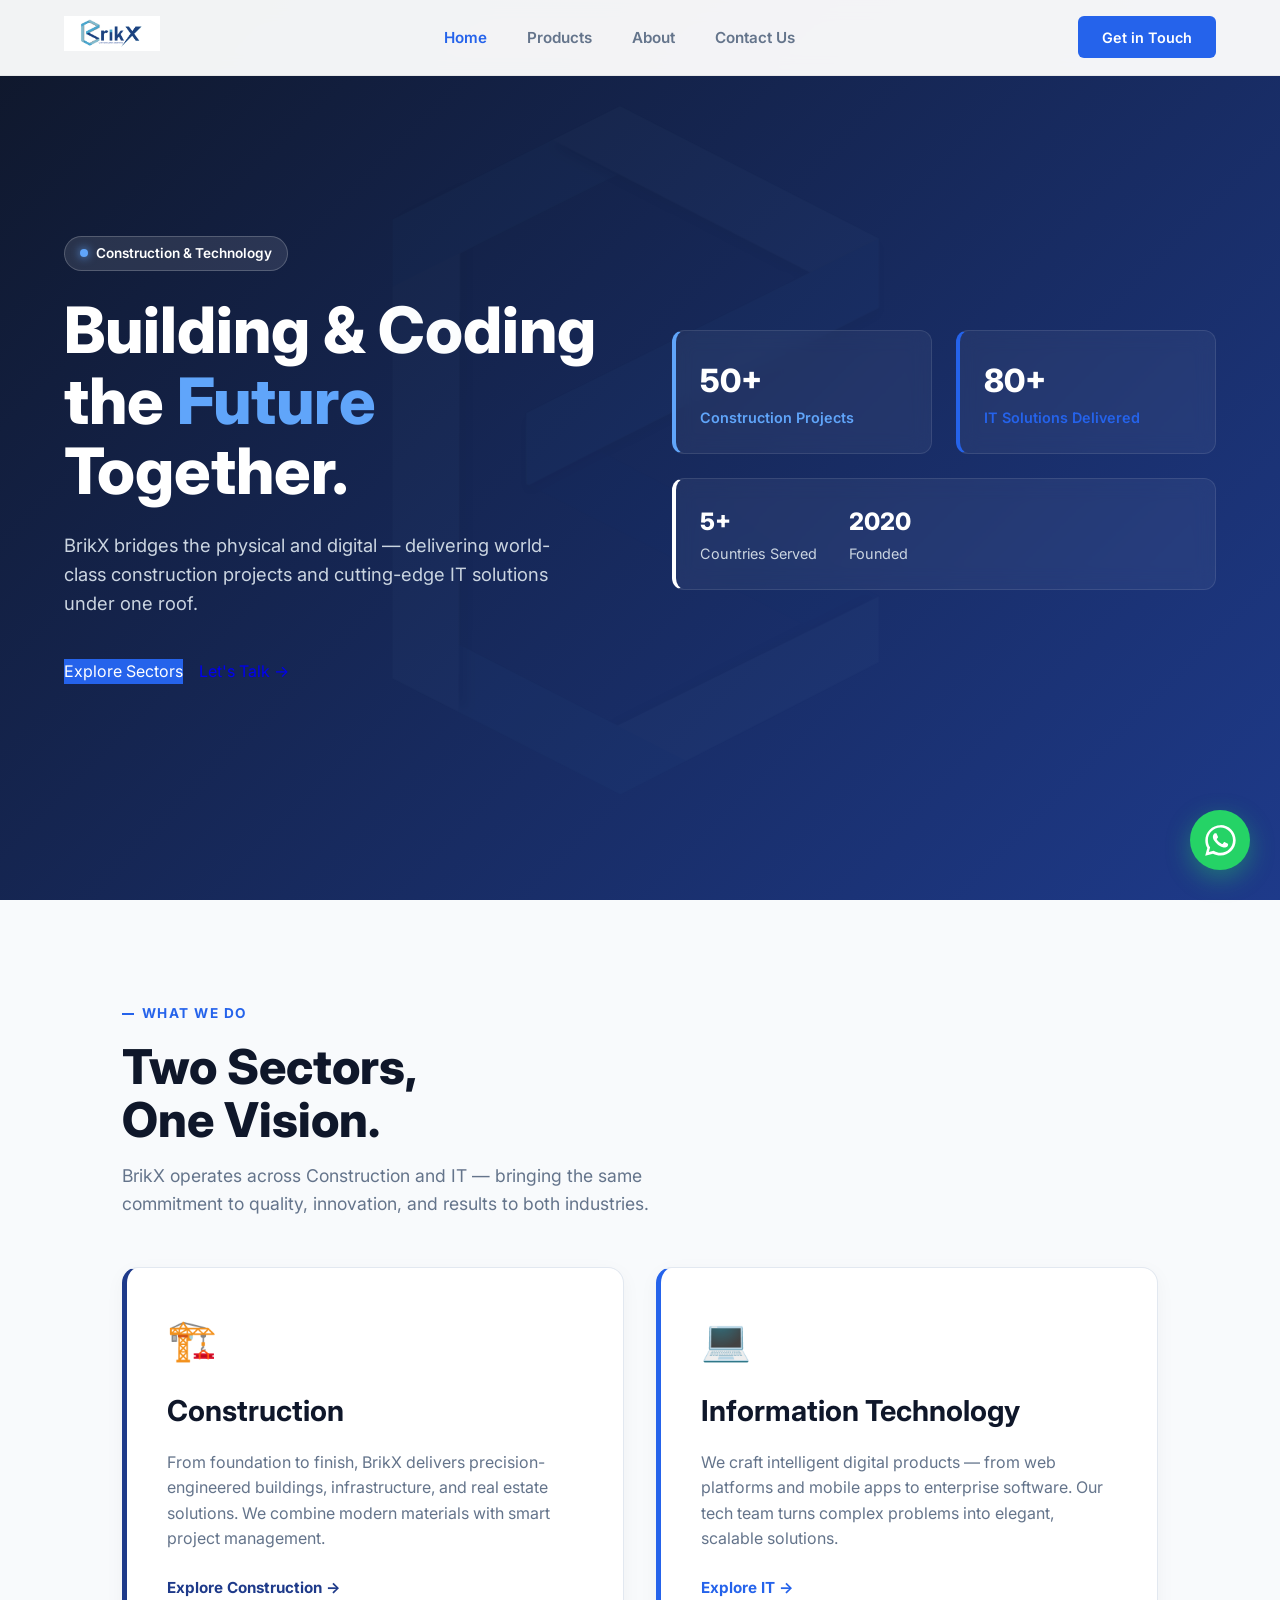
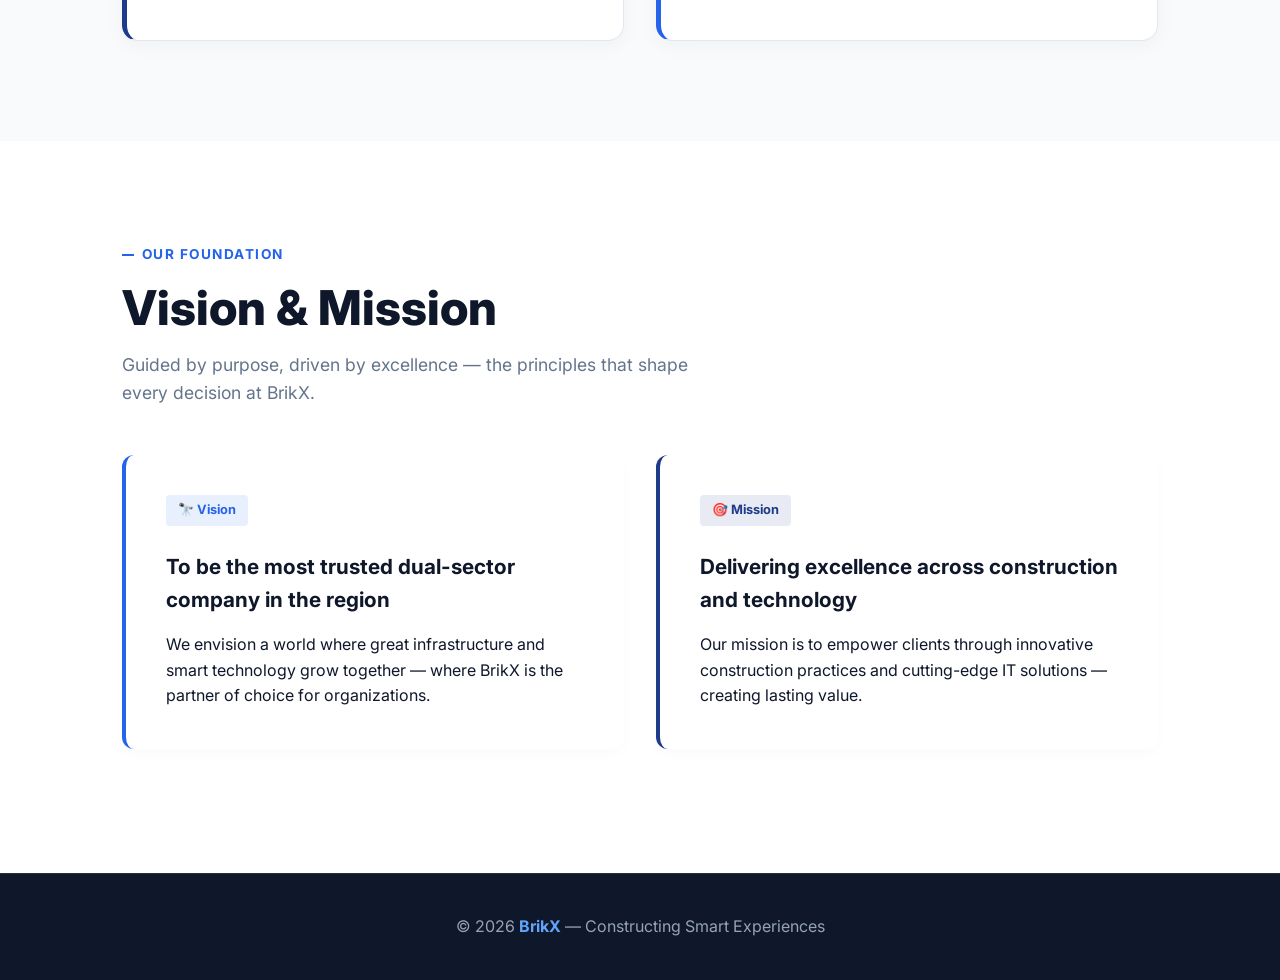
<file: index.html>
<!DOCTYPE html>
<html lang="en">
<head>
  <meta charset="UTF-8"/>
  <meta name="viewport" content="width=device-width, initial-scale=1.0"/>
  <title>BrikX — Constructing Smart Experiences</title>
  <link rel="stylesheet" href="css/style.css">
</head>
<body>

<nav class="navbar">
  <div class="navbar-inner">
    <div class="logo-container">
      <img src="img/brikxxx.png" alt="BrikX Logo" class="logo" onerror="this.style.display='none';this.nextElementSibling.style.display='block'">
      <div class="logo-text" style="display:none">Brik<span>X</span></div>
    </div>
    <ul class="nav-links">
      <li><a href="index.html" class="active">Home</a></li>
      <li><a href="projects.html">Products</a></li>
      <li><a href="about.html">About</a></li>
      <li><a href="contact.html">Contact Us</a></li>
    </ul>
    <a href="contact.html" class="nav-cta">Get in Touch</a>
    <button class="hamburger" aria-label="Open menu">
      <span></span><span></span><span></span>
    </button>
  </div>
</nav>

<div class="mobile-menu">
  <a href="index.html" class="active">Home</a>
  <a href="projects.html">Products</a>
  <a href="about.html">About</a>
  <a href="contact.html">Contact Us</a>
</div>

<section class="page-hero hero" style="min-height: 100vh; display: flex; align-items: center; padding-top: 100px;">
  <div class="grid-overlay"></div>
  <div class="watermark"><img src="img/Brix.png" alt=""></div>
  <div class="hero-inner" style="max-width: 1200px; margin: 0 auto; width: 100%; text-align: left; display: grid; grid-template-columns: 1fr 1fr; gap: 4rem; align-items: center;">
    
    <div>
      <div class="hero-tag" style="display: inline-flex; align-items: center; gap: 8px; background: rgba(255,255,255,0.1); padding: 6px 15px; border-radius: 50px; font-size: 0.85rem; font-weight: 600; margin-bottom: 1.5rem; border: 1px solid rgba(255,255,255,0.2);">
        <span style="width: 8px; height: 8px; background: var(--accent-blue); border-radius: 50%; box-shadow: 0 0 10px var(--accent-blue);"></span>
        Construction &amp; Technology
      </div>
      <h1 style="font-size: clamp(3rem, 5vw, 4.5rem); font-weight: 800; line-height: 1.1; margin-bottom: 1.5rem; text-align: left;">Building &amp; Coding<br>the <em style="color: var(--accent-blue); font-style: normal;">Future</em><br>Together.</h1>
      <p style="font-size: 1.15rem; color: #cbd5e1; margin-bottom: 2.5rem; max-width: 500px;">BrikX bridges the physical and digital — delivering world-class construction projects and cutting-edge IT solutions under one roof.</p>
      
      <div style="display: flex; gap: 1rem; flex-wrap: wrap;">
        <a href="#sectors" class="btn primary" style="background: var(--primary-blue); color: white; border: none;">Explore Sectors</a>
        <a href="contact.html" class="btn outline">Let's Talk &rarr;</a>
      </div>
    </div>

    <div style="display: flex; flex-direction: column; gap: 1.5rem;">
      <div style="display: flex; gap: 1.5rem;">
        <div style="background: rgba(255,255,255,0.05); backdrop-filter: blur(10px); padding: 1.5rem; border-radius: 12px; border: 1px solid rgba(255,255,255,0.1); border-left: 4px solid var(--accent-blue); flex: 1;">
          <div style="font-size: 2rem; font-weight: 800; color: white;">50+</div>
          <div style="font-size: 0.9rem; color: var(--accent-blue); font-weight: 600;">Construction Projects</div>
        </div>
        <div style="background: rgba(255,255,255,0.05); backdrop-filter: blur(10px); padding: 1.5rem; border-radius: 12px; border: 1px solid rgba(255,255,255,0.1); border-left: 4px solid var(--primary-blue); flex: 1;">
          <div style="font-size: 2rem; font-weight: 800; color: white;">80+</div>
          <div style="font-size: 0.9rem; color: var(--primary-blue); font-weight: 600;">IT Solutions Delivered</div>
        </div>
      </div>
      
      <div style="background: rgba(255,255,255,0.05); backdrop-filter: blur(10px); padding: 1.5rem; border-radius: 12px; border: 1px solid rgba(255,255,255,0.1); border-left: 4px solid white; display: flex; gap: 2rem;">
        <div>
          <div style="font-size: 1.5rem; font-weight: 800; color: white;">5+</div>
          <div style="font-size: 0.9rem; color: #cbd5e1;">Countries Served</div>
        </div>
        <div>
          <div style="font-size: 1.5rem; font-weight: 800; color: white;">2020</div>
          <div style="font-size: 0.9rem; color: #cbd5e1;">Founded</div>
        </div>
      </div>
    </div>
    
  </div>
</section>

<section id="sectors" class="section content" style="padding: 100px 5%; background: var(--light-bg);">
  <div class="page-wrap">
    <div class="section-label">What We Do</div>
    <h2 class="section-title" style="text-align: left; margin-bottom: 1rem;">Two Sectors,<br>One Vision.</h2>
    <p class="section-sub">BrikX operates across Construction and IT — bringing the same commitment to quality, innovation, and results to both industries.</p>
    
    <div class="projects-grid" style="display: grid; grid-template-columns: repeat(auto-fit, minmax(320px, 1fr)); gap: 2rem; margin-top: 3rem;">
      
      <a href="projects.html" class="project-card" style="border-left: 5px solid var(--dark-blue); text-decoration: none; display: flex; flex-direction: column;">
        <div style="font-size: 2.5rem; margin-bottom: 1rem;">🏗️</div>
        <h3 style="font-size: 1.8rem; color: var(--text-main); margin-bottom: 1rem;">Construction</h3>
        <p style="color: var(--text-muted); flex-grow: 1; margin-bottom: 1.5rem;">From foundation to finish, BrikX delivers precision-engineered buildings, infrastructure, and real estate solutions. We combine modern materials with smart project management.</p>
        <span style="color: var(--dark-blue); font-weight: 700; font-size: 0.95rem;">Explore Construction &rarr;</span>
      </a>

      <a href="projects.html" class="project-card" style="border-left: 5px solid var(--primary-blue); text-decoration: none; display: flex; flex-direction: column;">
        <div style="font-size: 2.5rem; margin-bottom: 1rem;">💻</div>
        <h3 style="font-size: 1.8rem; color: var(--text-main); margin-bottom: 1rem;">Information Technology</h3>
        <p style="color: var(--text-muted); flex-grow: 1; margin-bottom: 1.5rem;">We craft intelligent digital products — from web platforms and mobile apps to enterprise software. Our tech team turns complex problems into elegant, scalable solutions.</p>
        <span style="color: var(--primary-blue); font-weight: 700; font-size: 0.95rem;">Explore IT &rarr;</span>
      </a>

    </div>
  </div>
</section>

<section class="section content" style="padding: 100px 5%; background: var(--white);">
  <div class="page-wrap">
    <div class="section-label">Our Foundation</div>
    <h2 class="section-title" style="text-align: left;">Vision &amp; Mission</h2>
    <p class="section-sub">Guided by purpose, driven by excellence — the principles that shape every decision at BrikX.</p>
    
    <div style="display: grid; grid-template-columns: repeat(auto-fit, minmax(320px, 1fr)); gap: 2rem; margin-top: 3rem;">
      <div class="vm-card vision">
        <div class="vm-badge vision">🔭 Vision</div>
        <h3 style="font-size: 1.3rem; margin-bottom: 1rem;">To be the most trusted dual-sector company in the region</h3>
        <p>We envision a world where great infrastructure and smart technology grow together — where BrikX is the partner of choice for organizations.</p>
      </div>
      <div class="vm-card mission">
        <div class="vm-badge mission">🎯 Mission</div>
        <h3 style="font-size: 1.3rem; margin-bottom: 1rem;">Delivering excellence across construction and technology</h3>
        <p>Our mission is to empower clients through innovative construction practices and cutting-edge IT solutions — creating lasting value.</p>
      </div>
    </div>
  </div>
</section>

<a href="https://wa.me/94741926797" class="whatsapp-float" target="_blank" aria-label="Chat on WhatsApp">
  <svg viewBox="0 0 32 32" width="35" height="35" fill="currentColor" xmlns="http://www.w3.org/2000/svg">
    <path d="M16.005 2.115c-7.66 0-13.89 6.23-13.89 13.89 0 2.45.64 4.84 1.84 6.94L2 29.885l7.1-1.86c2.04 1.1 4.34 1.68 6.9 1.68 7.66 0 13.89-6.23 13.89-13.89s-6.23-13.89-13.885-13.89zm0 25.12c-2.07 0-4.1-.55-5.88-1.6l-.42-.25-4.36 1.15 1.16-4.25-.28-.44c-1.15-1.83-1.76-3.95-1.76-6.14 0-6.33 5.15-11.48 11.48-11.48 6.33 0 11.48 5.15 11.48 11.48 0 6.33-5.15 11.48-11.48 11.48zm6.29-8.58c-.34-.17-2.04-1.01-2.35-1.12-.31-.11-.54-.17-.77.17-.23.34-.89 1.12-1.09 1.35-.2.23-.4.25-.74.08-.34-.17-1.45-.54-2.77-1.71-1.03-.92-1.72-2.05-1.92-2.39-.2-.34-.02-.53.15-.7.15-.15.34-.4.51-.6.17-.2.23-.34.34-.57.11-.23.06-.43-.03-.6-.08-.17-.77-1.86-1.06-2.54-.28-.66-.56-.57-.77-.58-.2-.01-.43-.01-.66-.01-.23 0-.6.08-.92.43-.31.34-1.2 1.17-1.2 2.86 0 1.69 1.23 3.32 1.4 3.55.17.23 2.42 3.69 5.86 5.18.82.35 1.46.57 1.96.73.82.26 1.57.22 2.16.14.66-.09 2.04-.83 2.33-1.63.29-.8.29-1.49.2-1.63-.08-.15-.31-.24-.65-.41z"/>
  </svg>
</a>

<footer>
  <p>&copy; 2026 <span>BrikX</span> &mdash; Constructing Smart Experiences</p>
</footer>

<script src="js/app.js"></script>
</body>
</html>
</file>
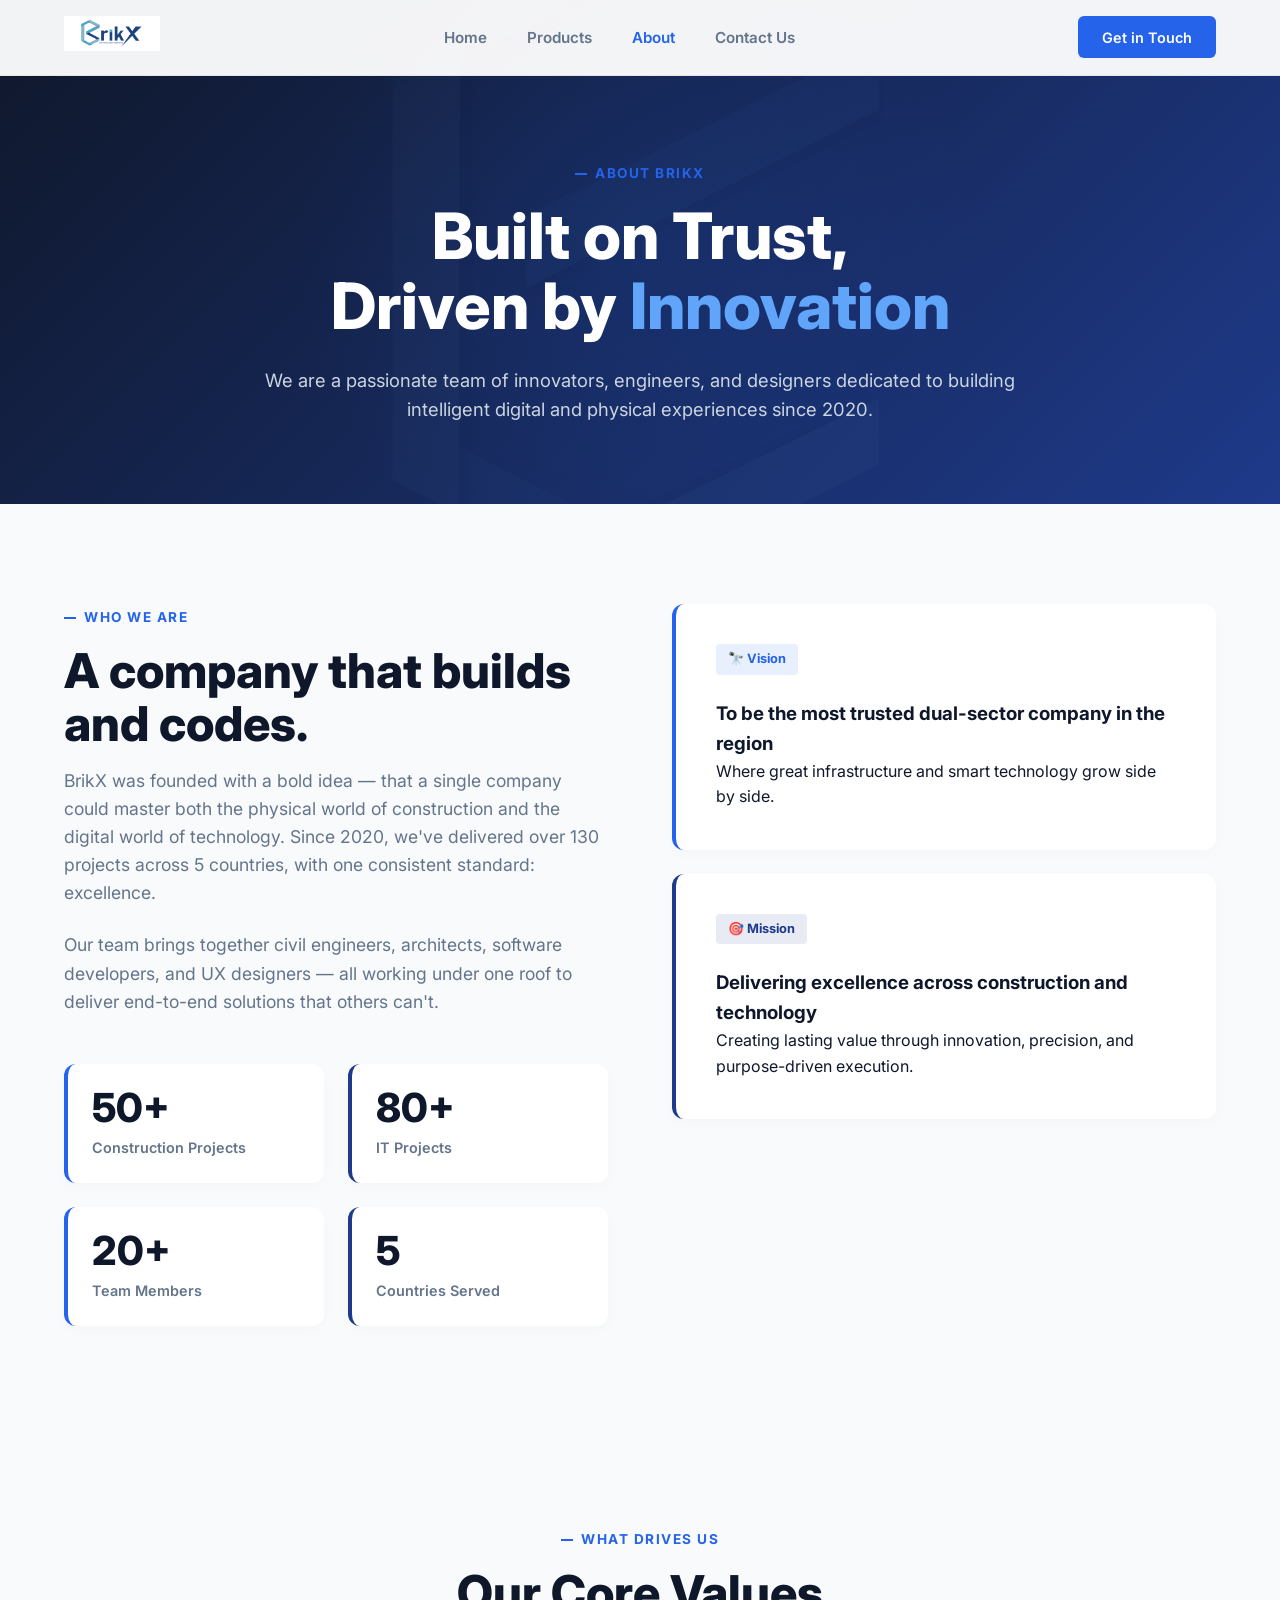
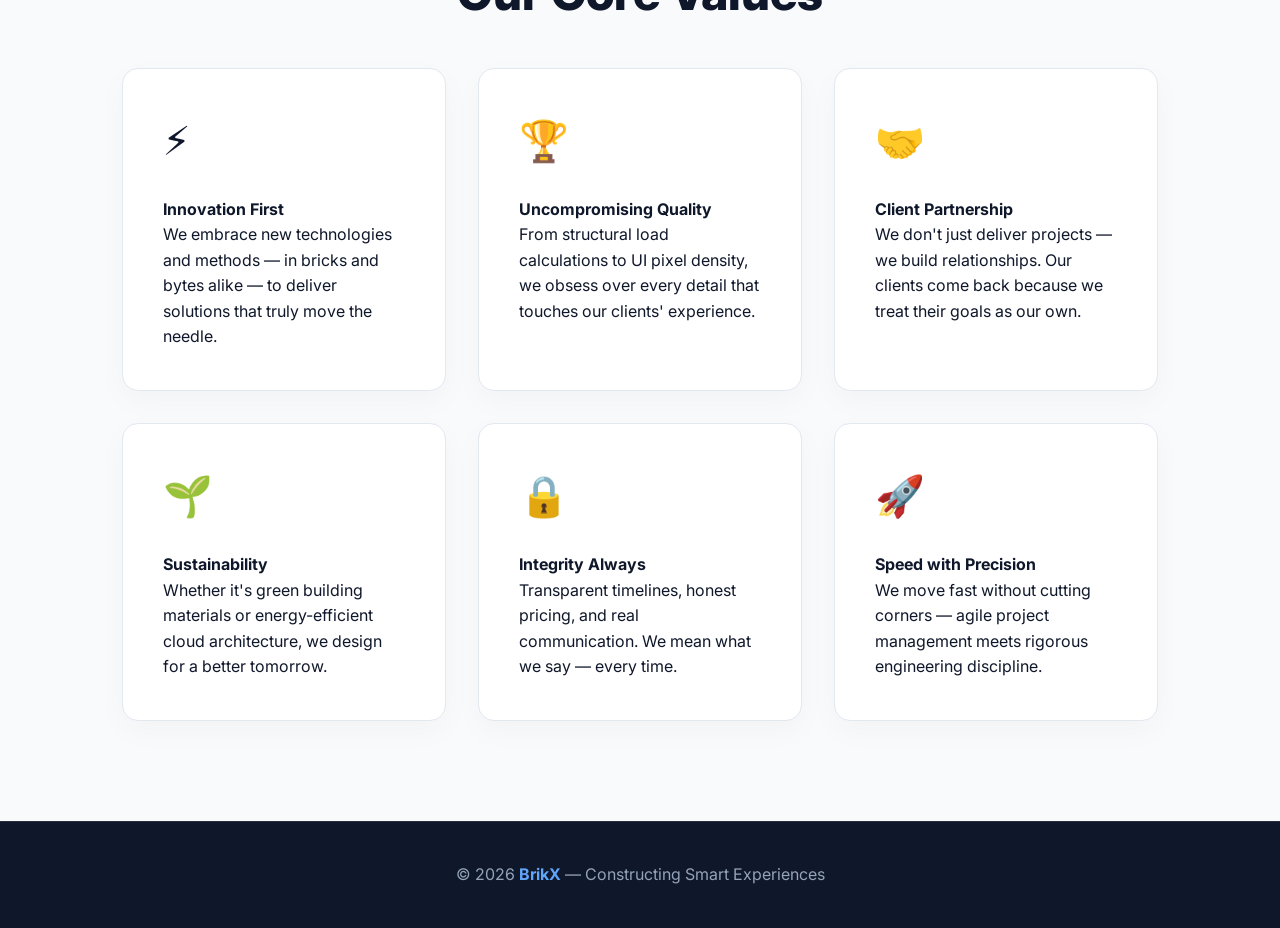
<file: about.html>
<!DOCTYPE html>
<html lang="en">
<head>
  <meta charset="UTF-8"/>
  <meta name="viewport" content="width=device-width, initial-scale=1.0"/>
  <title>BrikX — About Us</title>
  <link rel="stylesheet" href="css/style.css">
</head>
<body>

<nav class="navbar">
  <div class="navbar-inner">
    <div class="logo-container">
      <img src="img/brikxxx.png" alt="BrikX Logo" class="logo" onerror="this.style.display='none';this.nextElementSibling.style.display='block'">
      <div class="logo-text" style="display:none">Brik<span>X</span></div>
    </div>
    <ul class="nav-links">
      <li><a href="index.html">Home</a></li>
      <li><a href="projects.html">Products</a></li>
      <li><a href="about.html" class="active">About</a></li>
      <li><a href="contact.html">Contact Us</a></li>
    </ul>
    <a href="contact.html" class="nav-cta">Get in Touch</a>
    <button class="hamburger" aria-label="Open menu">
      <span></span><span></span><span></span>
    </button>
  </div>
</nav>

<div class="mobile-menu">
  <a href="index.html">Home</a>
  <a href="projects.html">Products</a>
  <a href="about.html" class="active">About</a>
  <a href="contact.html">Contact Us</a>
</div>

<section class="page-hero">
  <div class="page-hero-bg"></div>
  <div class="watermark"><img src="img/Brix.png" alt=""></div>
  <div class="page-hero-inner">
    <div class="section-label">About BrikX</div>
    <h1>Built on Trust,<br>Driven by <em>Innovation</em></h1>
    <p>We are a passionate team of innovators, engineers, and designers dedicated to building intelligent digital and physical experiences since 2020.</p>
  </div>
</section>

<section class="about-section">
  <div class="about-grid">
    <div>
      <div class="section-label">Who We Are</div>
      <h2 class="section-title">A company that builds<br>and codes.</h2>
      <p class="section-sub" style="margin-bottom: 1.5rem;">BrikX was founded with a bold idea — that a single company could master both the physical world of construction and the digital world of technology. Since 2020, we've delivered over 130 projects across 5 countries, with one consistent standard: excellence.</p>
      <p class="section-sub">Our team brings together civil engineers, architects, software developers, and UX designers — all working under one roof to deliver end-to-end solutions that others can't.</p>
      
      <div class="about-stats">
        <div class="about-stat">
          <div class="about-stat-num">50+</div>
          <div class="about-stat-label">Construction Projects</div>
        </div>
        <div class="about-stat">
          <div class="about-stat-num">80+</div>
          <div class="about-stat-label">IT Projects</div>
        </div>
        <div class="about-stat">
          <div class="about-stat-num">20+</div>
          <div class="about-stat-label">Team Members</div>
        </div>
        <div class="about-stat">
          <div class="about-stat-num">5</div>
          <div class="about-stat-label">Countries Served</div>
        </div>
      </div>
    </div>
    
    <div>
      <div class="vm-card vision">
        <div class="vm-badge vision">🔭 Vision</div>
        <h3>To be the most trusted dual-sector company in the region</h3>
        <p>Where great infrastructure and smart technology grow side by side.</p>
      </div>
      <div class="vm-card mission">
        <div class="vm-badge mission">🎯 Mission</div>
        <h3>Delivering excellence across construction and technology</h3>
        <p>Creating lasting value through innovation, precision, and purpose-driven execution.</p>
      </div>
    </div>
  </div>
</section>

<section class="values-section">
  <div class="page-wrap">
    <div style="text-align: center;">
      <div class="section-label">What Drives Us</div>
      <h2 class="section-title">Our Core Values</h2>
    </div>
    <div class="values-grid">
      <div class="value-card">
        <div class="value-icon">⚡</div>
        <h4>Innovation First</h4>
        <p>We embrace new technologies and methods — in bricks and bytes alike — to deliver solutions that truly move the needle.</p>
      </div>
      <div class="value-card">
        <div class="value-icon">🏆</div>
        <h4>Uncompromising Quality</h4>
        <p>From structural load calculations to UI pixel density, we obsess over every detail that touches our clients' experience.</p>
      </div>
      <div class="value-card">
        <div class="value-icon">🤝</div>
        <h4>Client Partnership</h4>
        <p>We don't just deliver projects — we build relationships. Our clients come back because we treat their goals as our own.</p>
      </div>
      <div class="value-card">
        <div class="value-icon">🌱</div>
        <h4>Sustainability</h4>
        <p>Whether it's green building materials or energy-efficient cloud architecture, we design for a better tomorrow.</p>
      </div>
      <div class="value-card">
        <div class="value-icon">🔒</div>
        <h4>Integrity Always</h4>
        <p>Transparent timelines, honest pricing, and real communication. We mean what we say — every time.</p>
      </div>
      <div class="value-card">
        <div class="value-icon">🚀</div>
        <h4>Speed with Precision</h4>
        <p>We move fast without cutting corners — agile project management meets rigorous engineering discipline.</p>
      </div>
    </div>
  </div>
</section>

<footer>
  <p>&copy; 2026 <span>BrikX</span> &mdash; Constructing Smart Experiences</p>
</footer>

<script src="js/app.js"></script>
</body>
</html>
</file>
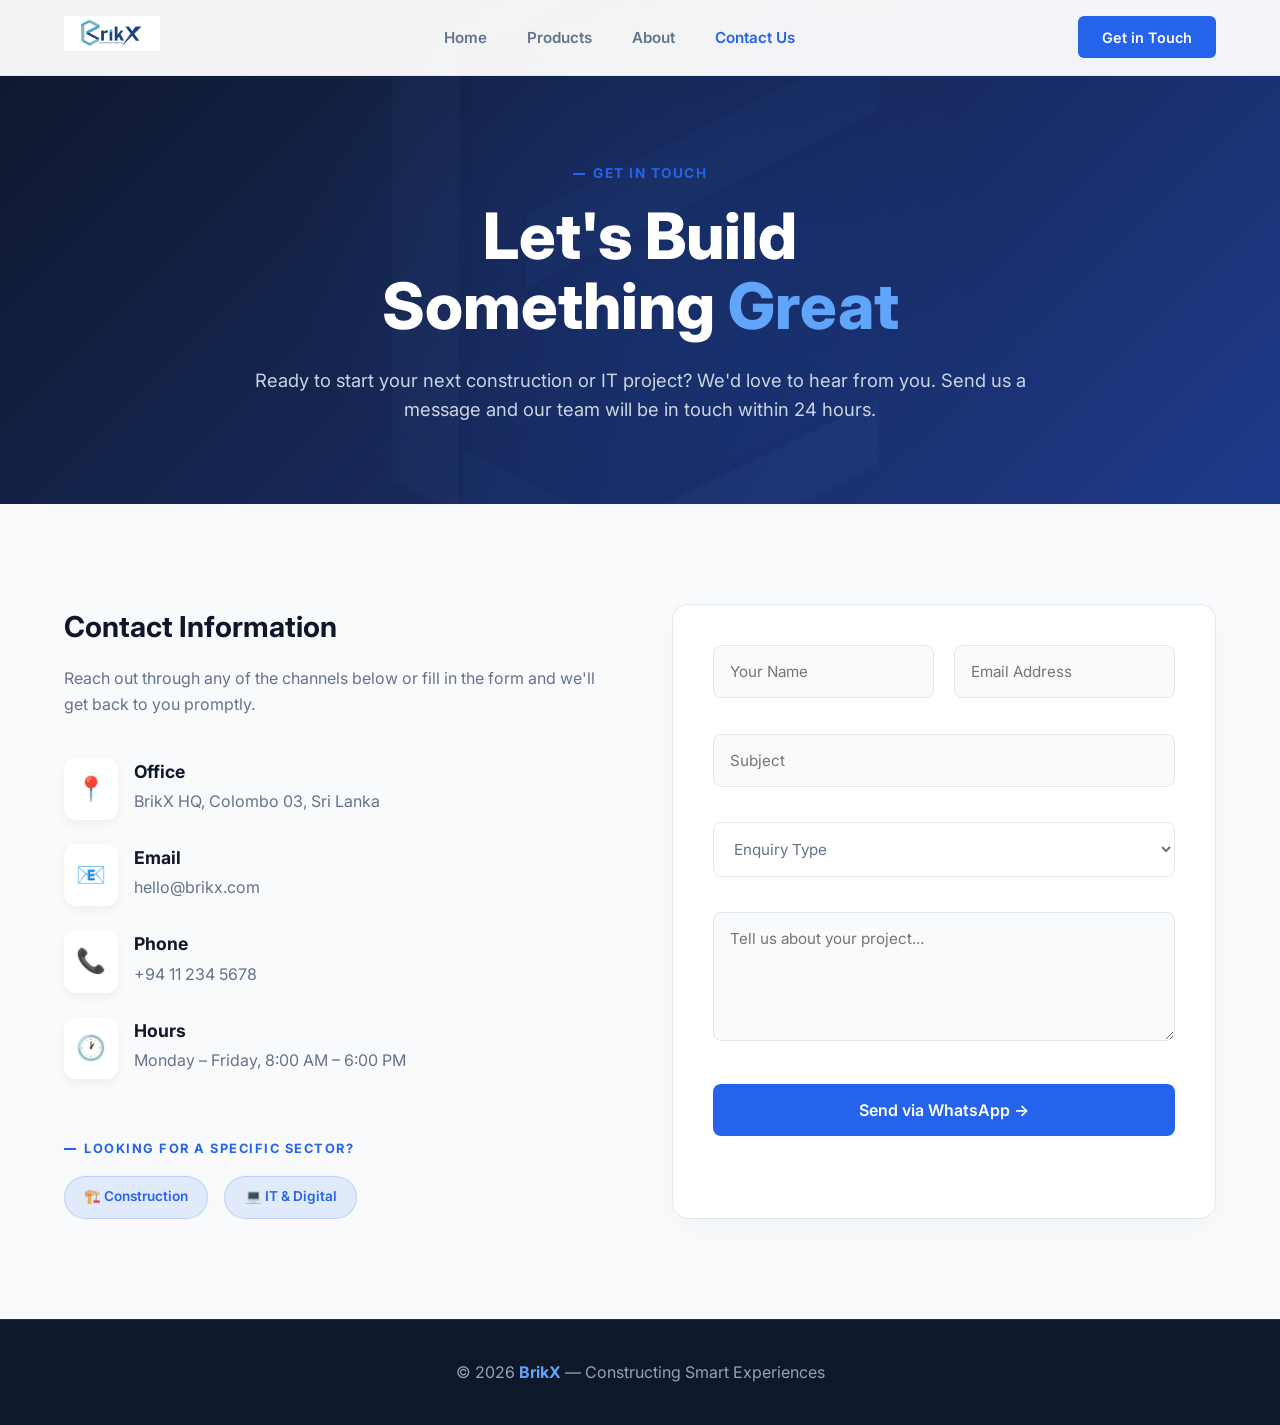
<file: contact.html>
<!DOCTYPE html>
<html lang="en">
<head>
  <meta charset="UTF-8"/>
  <meta name="viewport" content="width=device-width, initial-scale=1.0"/>
  <title>BrikX — Contact Us</title>
  <link rel="stylesheet" href="css/style.css">
</head>
<body>

<nav class="navbar">
  <div class="navbar-inner">
    <div class="logo-container">
      <img src="img/brikxxx.png" alt="BrikX Logo" class="logo" onerror="this.style.display='none';this.nextElementSibling.style.display='block'">
      <div class="logo-text" style="display:none">Brik<span>X</span></div>
    </div>
    <ul class="nav-links">
      <li><a href="index.html">Home</a></li>
      <li><a href="projects.html">Products</a></li>
      <li><a href="about.html">About</a></li>
      <li><a href="contact.html" class="active">Contact Us</a></li>
    </ul>
    <a href="contact.html" class="nav-cta">Get in Touch</a>
    <button class="hamburger" aria-label="Open menu">
      <span></span><span></span><span></span>
    </button>
  </div>
</nav>

<div class="mobile-menu">
  <a href="index.html">Home</a>
  <a href="projects.html">Products</a>
  <a href="about.html">About</a>
  <a href="contact.html" class="active">Contact Us</a>
</div>

<section class="page-hero">
  <div class="page-hero-bg"></div>
  <div class="watermark"><img src="img/Brix.png" alt=""></div>
  <div class="page-hero-inner">
    <div class="section-label">Get in Touch</div>
    <h1>Let's Build<br>Something <em>Great</em></h1>
    <p>Ready to start your next construction or IT project? We'd love to hear from you. Send us a message and our team will be in touch within 24 hours.</p>
  </div>
</section>

<section class="contact-section">
  <div class="contact-grid">
    <div class="contact-info">
      <h3 style="font-size: 1.8rem; margin-bottom: 1rem;">Contact Information</h3>
      <p style="color: var(--text-muted); margin-bottom: 2.5rem;">Reach out through any of the channels below or fill in the form and we'll get back to you promptly.</p>
      
      <div class="contact-detail">
        <div class="contact-detail-icon">📍</div>
        <div class="contact-detail-text">
          <strong>Office</strong>
          BrikX HQ, Colombo 03, Sri Lanka
        </div>
      </div>
      <div class="contact-detail">
        <div class="contact-detail-icon">📧</div>
        <div class="contact-detail-text">
          <strong>Email</strong>
          hello@brikx.com
        </div>
      </div>
      <div class="contact-detail">
        <div class="contact-detail-icon">📞</div>
        <div class="contact-detail-text">
          <strong>Phone</strong>
          +94 11 234 5678
        </div>
      </div>
      <div class="contact-detail">
        <div class="contact-detail-icon">🕐</div>
        <div class="contact-detail-text">
          <strong>Hours</strong>
          Monday – Friday, 8:00 AM – 6:00 PM
        </div>
      </div>

      <div style="margin-top:3.5rem">
        <div class="section-label" style="margin-bottom:1rem; font-size: 0.8rem;">Looking for a specific sector?</div>
        <div style="display:flex;gap:1rem;flex-wrap:wrap">
          <a href="construction.html" class="sector-link">🏗️ Construction</a>
          <a href="it.html" class="sector-link">💻 IT &amp; Digital</a>
        </div>
      </div>
    </div>

    <div class="contact-form-wrap" style="background: var(--white); padding: 2.5rem; border-radius: 16px; box-shadow: 0 10px 30px rgba(0,0,0,0.03); border: 1px solid var(--border-color);">
      <form id="whatsappForm" class="contact-form" style="display: flex; flex-direction: column; gap: 1.2rem;">
        <div style="display: grid; grid-template-columns: 1fr 1fr; gap: 1.2rem;">
          <input type="text" id="waName" placeholder="Your Name" required style="padding: 1rem; border: 1px solid var(--border-color); border-radius: 8px; font-family: inherit; font-size: 0.95rem; outline: none;">
          <input type="email" id="waEmail" placeholder="Email Address" required style="padding: 1rem; border: 1px solid var(--border-color); border-radius: 8px; font-family: inherit; font-size: 0.95rem; outline: none;">
        </div>
        <input type="text" id="waSubject" placeholder="Subject" style="padding: 1rem; border: 1px solid var(--border-color); border-radius: 8px; font-family: inherit; font-size: 0.95rem; outline: none;">
        <select id="waSector" style="padding: 1rem; border: 1px solid var(--border-color); border-radius: 8px; font-family: inherit; font-size: 0.95rem; outline: none; background: transparent; cursor: pointer; color: var(--text-muted);" required>
          <option value="" disabled selected>Enquiry Type</option>
          <option value="Construction Project">Construction Project</option>
          <option value="IT / Digital Solution">IT / Digital Solution</option>
          <option value="Both Sectors">Both Sectors</option>
          <option value="Other">Other</option>
        </select>
        <textarea id="waMessage" placeholder="Tell us about your project..." rows="5" required style="padding: 1rem; border: 1px solid var(--border-color); border-radius: 8px; font-family: inherit; font-size: 0.95rem; outline: none; resize: vertical;"></textarea>
        <button type="submit" class="btn primary" style="border: none; width: 100%; font-size: 1rem; margin-top: 0.5rem; cursor: pointer;">Send via WhatsApp &rarr;</button>
      </form>
    </div>
</section>

<footer>
  <p>&copy; 2026 <span>BrikX</span> &mdash; Constructing Smart Experiences</p>
</footer>

<script src="js/app.js"></script>
</body>
</html>
</file>
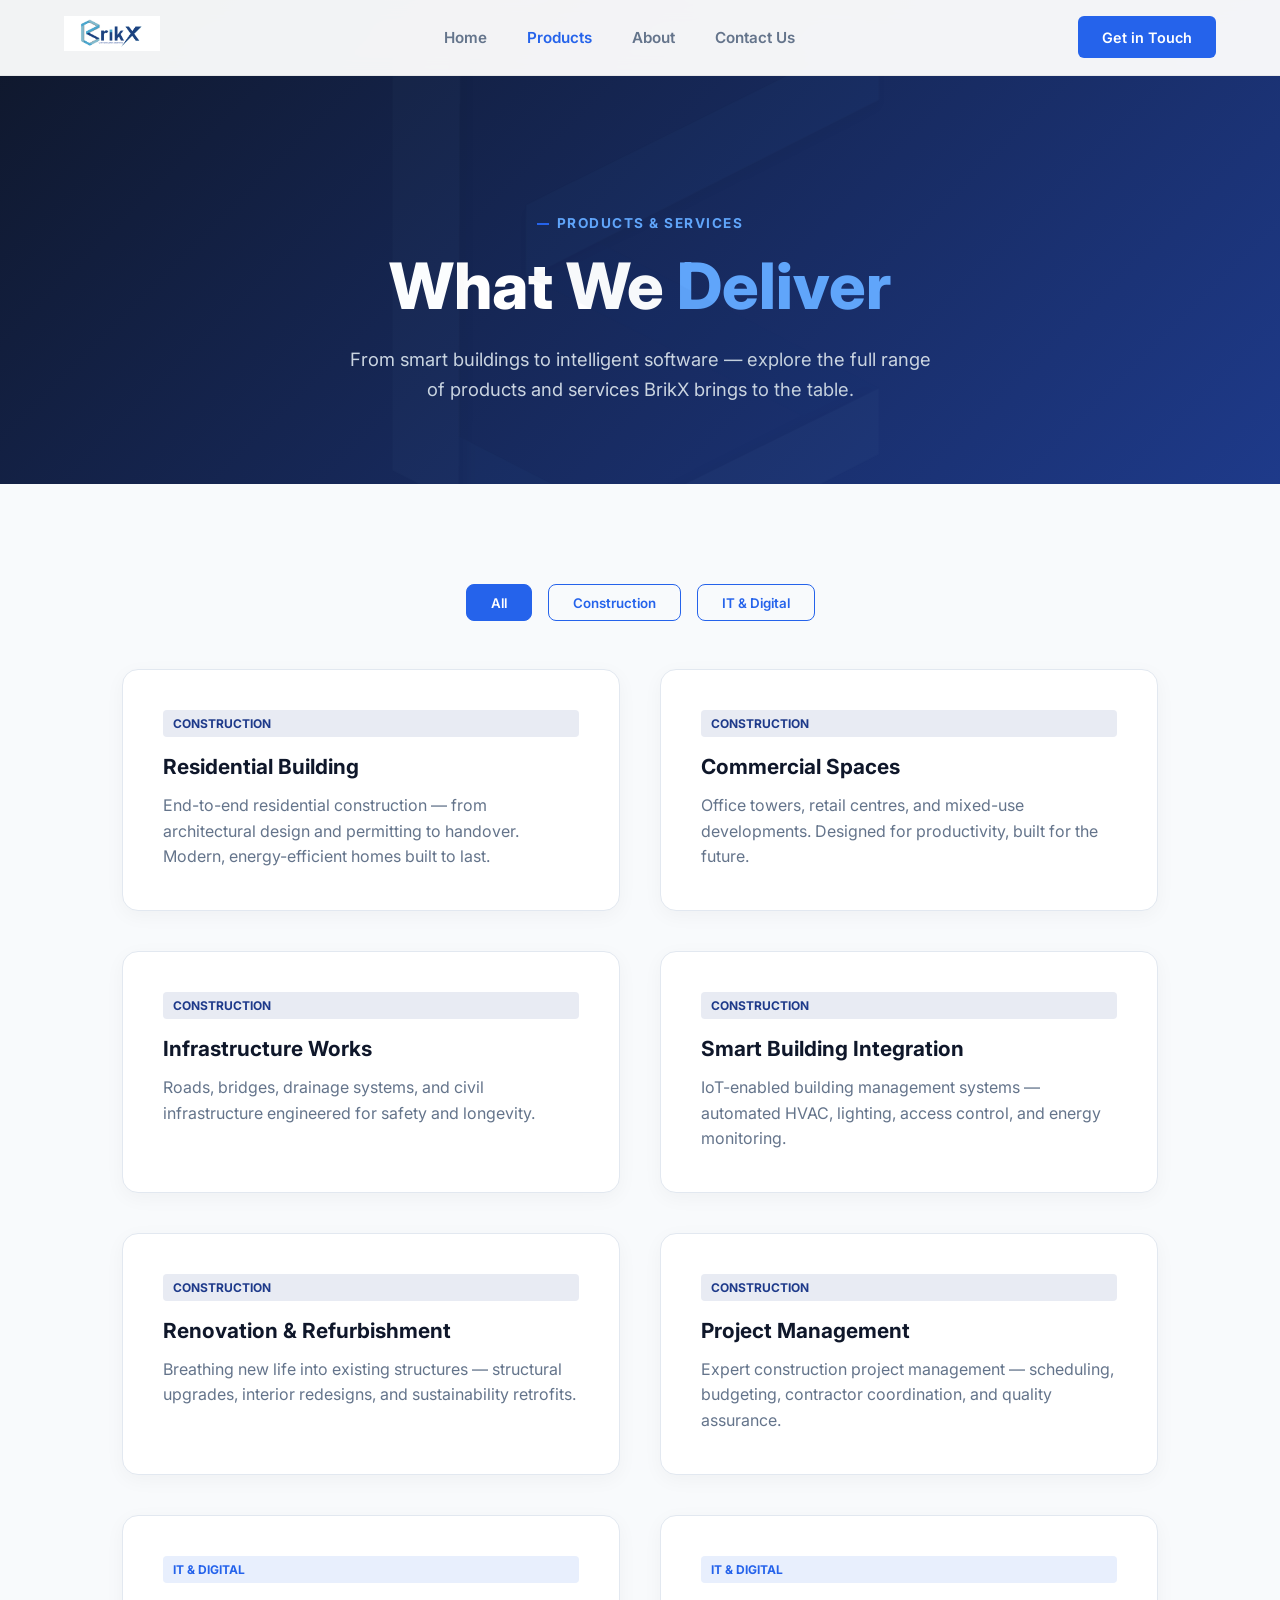
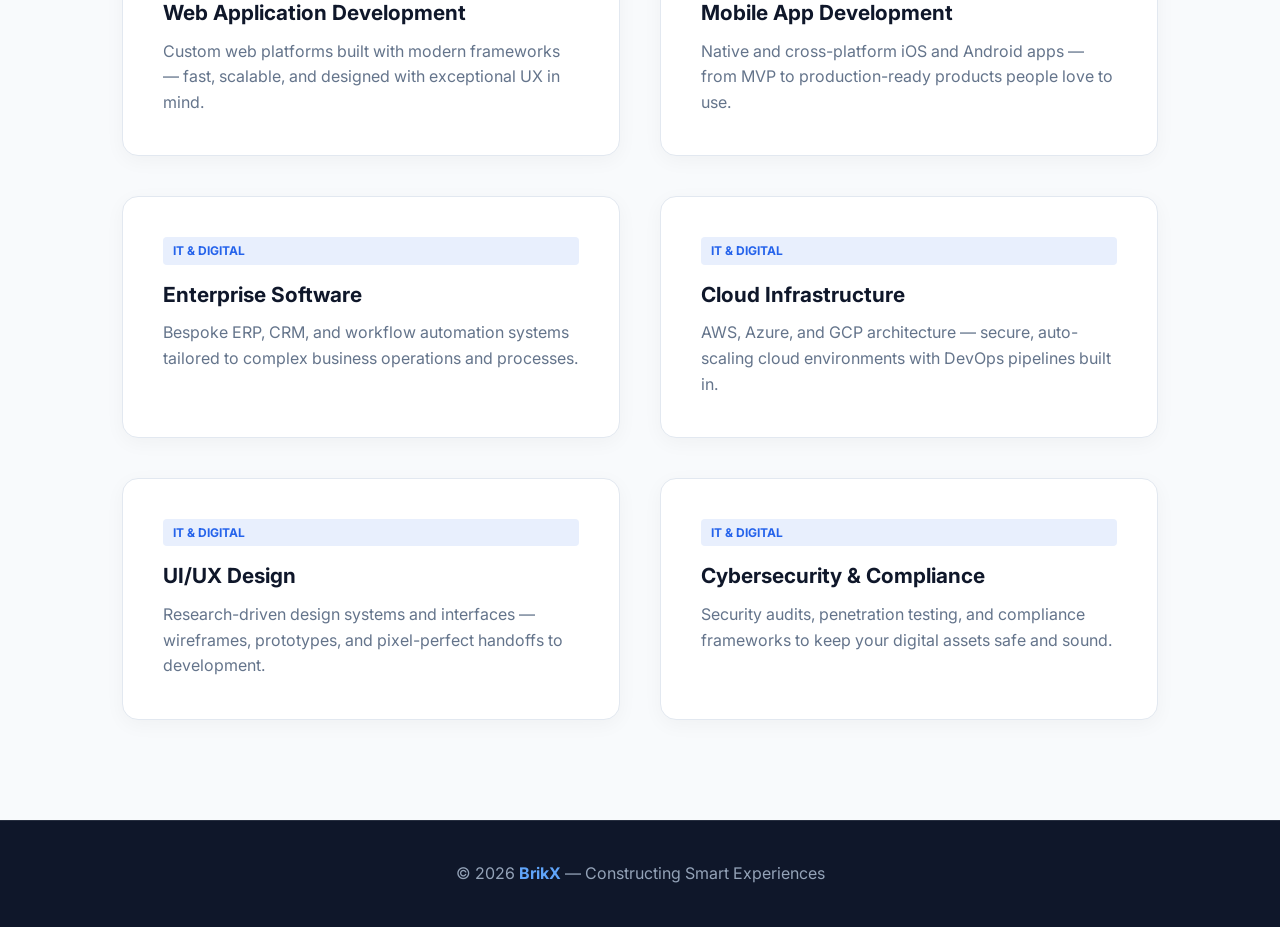
<file: projects.html>
<!DOCTYPE html>
<html lang="en">
<head>
  <meta charset="UTF-8"/>
  <meta name="viewport" content="width=device-width, initial-scale=1.0"/>
  <title>BrikX — Products &amp; Services</title>
  <link rel="stylesheet" href="css/style.css">
</head>
<body>

<nav class="navbar">
  <div class="navbar-inner">
    <div class="logo-container">
      <img src="img/brikxxx.png" alt="BrikX Logo" class="logo" onerror="this.style.display='none';this.nextElementSibling.style.display='block'">
      <div class="logo-text" style="display:none">Brik<span>X</span></div>
    </div>
    <ul class="nav-links">
      <li><a href="index.html">Home</a></li>
      <li><a href="projects.html" class="active">Products</a></li>
      <li><a href="about.html">About</a></li>
      <li><a href="contact.html">Contact Us</a></li>
    </ul>
    <a href="contact.html" class="nav-cta">Get in Touch</a>
    <button class="hamburger" aria-label="Open menu">
      <span></span><span></span><span></span>
    </button>
  </div>
</nav>

<div class="mobile-menu">
  <a href="index.html">Home</a>
  <a href="projects.html" class="active">Products</a>
  <a href="about.html">About</a>
  <a href="contact.html">Contact Us</a>
</div>

<section class="page-hero hero">
  <div class="grid-overlay"></div>
  <div class="watermark"><img src="img/Brix.png" alt=""></div>
  <div class="hero-inner" style="text-align: center; padding-top: 50px;">
    <div class="section-label" style="color: var(--accent-blue);">Products &amp; Services</div>
    <h1 style="font-size: clamp(3rem, 5vw, 4.5rem); font-weight: 800; margin-bottom: 1.5rem;">What We <em style="color: var(--accent-blue); font-style: normal;">Deliver</em></h1>
    <p style="font-size: 1.15rem; color: #cbd5e1; max-width: 600px; margin: 0 auto;">From smart buildings to intelligent software — explore the full range of products and services BrikX brings to the table.</p>
  </div>
</section>

<section class="products-section section content">
  <div class="page-wrap">
    
    <div class="products-tabs" style="display: flex; justify-content: center; gap: 1rem; margin-bottom: 3rem; flex-wrap: wrap;">
      <button class="tab-btn active" data-filter="all">All</button>
      <button class="tab-btn" data-filter="construction">Construction</button>
      <button class="tab-btn" data-filter="it">IT &amp; Digital</button>
    </div>
    
    <div class="products-grid projects-grid">

      <div class="project-card" data-category="construction">
        <div style="display: inline-block; padding: 4px 10px; background: rgba(30, 58, 138, 0.1); color: var(--dark-blue); font-size: 0.75rem; font-weight: 700; border-radius: 4px; margin-bottom: 1rem; text-transform: uppercase;">Construction</div>
        <h4 style="font-size: 1.3rem; margin-bottom: 0.8rem;">Residential Building</h4>
        <p>End-to-end residential construction — from architectural design and permitting to handover. Modern, energy-efficient homes built to last.</p>
      </div>
      <div class="project-card" data-category="construction">
        <div style="display: inline-block; padding: 4px 10px; background: rgba(30, 58, 138, 0.1); color: var(--dark-blue); font-size: 0.75rem; font-weight: 700; border-radius: 4px; margin-bottom: 1rem; text-transform: uppercase;">Construction</div>
        <h4 style="font-size: 1.3rem; margin-bottom: 0.8rem;">Commercial Spaces</h4>
        <p>Office towers, retail centres, and mixed-use developments. Designed for productivity, built for the future.</p>
      </div>
      <div class="project-card" data-category="construction">
        <div style="display: inline-block; padding: 4px 10px; background: rgba(30, 58, 138, 0.1); color: var(--dark-blue); font-size: 0.75rem; font-weight: 700; border-radius: 4px; margin-bottom: 1rem; text-transform: uppercase;">Construction</div>
        <h4 style="font-size: 1.3rem; margin-bottom: 0.8rem;">Infrastructure Works</h4>
        <p>Roads, bridges, drainage systems, and civil infrastructure engineered for safety and longevity.</p>
      </div>
      <div class="project-card" data-category="construction">
        <div style="display: inline-block; padding: 4px 10px; background: rgba(30, 58, 138, 0.1); color: var(--dark-blue); font-size: 0.75rem; font-weight: 700; border-radius: 4px; margin-bottom: 1rem; text-transform: uppercase;">Construction</div>
        <h4 style="font-size: 1.3rem; margin-bottom: 0.8rem;">Smart Building Integration</h4>
        <p>IoT-enabled building management systems — automated HVAC, lighting, access control, and energy monitoring.</p>
      </div>
      <div class="project-card" data-category="construction">
        <div style="display: inline-block; padding: 4px 10px; background: rgba(30, 58, 138, 0.1); color: var(--dark-blue); font-size: 0.75rem; font-weight: 700; border-radius: 4px; margin-bottom: 1rem; text-transform: uppercase;">Construction</div>
        <h4 style="font-size: 1.3rem; margin-bottom: 0.8rem;">Renovation &amp; Refurbishment</h4>
        <p>Breathing new life into existing structures — structural upgrades, interior redesigns, and sustainability retrofits.</p>
      </div>
      <div class="project-card" data-category="construction">
        <div style="display: inline-block; padding: 4px 10px; background: rgba(30, 58, 138, 0.1); color: var(--dark-blue); font-size: 0.75rem; font-weight: 700; border-radius: 4px; margin-bottom: 1rem; text-transform: uppercase;">Construction</div>
        <h4 style="font-size: 1.3rem; margin-bottom: 0.8rem;">Project Management</h4>
        <p>Expert construction project management — scheduling, budgeting, contractor coordination, and quality assurance.</p>
      </div>

      <div class="project-card" data-category="it">
        <div style="display: inline-block; padding: 4px 10px; background: rgba(37, 99, 235, 0.1); color: var(--primary-blue); font-size: 0.75rem; font-weight: 700; border-radius: 4px; margin-bottom: 1rem; text-transform: uppercase;">IT &amp; Digital</div>
        <h4 style="font-size: 1.3rem; margin-bottom: 0.8rem;">Web Application Development</h4>
        <p>Custom web platforms built with modern frameworks — fast, scalable, and designed with exceptional UX in mind.</p>
      </div>
      <div class="project-card" data-category="it">
        <div style="display: inline-block; padding: 4px 10px; background: rgba(37, 99, 235, 0.1); color: var(--primary-blue); font-size: 0.75rem; font-weight: 700; border-radius: 4px; margin-bottom: 1rem; text-transform: uppercase;">IT &amp; Digital</div>
        <h4 style="font-size: 1.3rem; margin-bottom: 0.8rem;">Mobile App Development</h4>
        <p>Native and cross-platform iOS and Android apps — from MVP to production-ready products people love to use.</p>
      </div>
      <div class="project-card" data-category="it">
        <div style="display: inline-block; padding: 4px 10px; background: rgba(37, 99, 235, 0.1); color: var(--primary-blue); font-size: 0.75rem; font-weight: 700; border-radius: 4px; margin-bottom: 1rem; text-transform: uppercase;">IT &amp; Digital</div>
        <h4 style="font-size: 1.3rem; margin-bottom: 0.8rem;">Enterprise Software</h4>
        <p>Bespoke ERP, CRM, and workflow automation systems tailored to complex business operations and processes.</p>
      </div>
      <div class="project-card" data-category="it">
        <div style="display: inline-block; padding: 4px 10px; background: rgba(37, 99, 235, 0.1); color: var(--primary-blue); font-size: 0.75rem; font-weight: 700; border-radius: 4px; margin-bottom: 1rem; text-transform: uppercase;">IT &amp; Digital</div>
        <h4 style="font-size: 1.3rem; margin-bottom: 0.8rem;">Cloud Infrastructure</h4>
        <p>AWS, Azure, and GCP architecture — secure, auto-scaling cloud environments with DevOps pipelines built in.</p>
      </div>
      <div class="project-card" data-category="it">
        <div style="display: inline-block; padding: 4px 10px; background: rgba(37, 99, 235, 0.1); color: var(--primary-blue); font-size: 0.75rem; font-weight: 700; border-radius: 4px; margin-bottom: 1rem; text-transform: uppercase;">IT &amp; Digital</div>
        <h4 style="font-size: 1.3rem; margin-bottom: 0.8rem;">UI/UX Design</h4>
        <p>Research-driven design systems and interfaces — wireframes, prototypes, and pixel-perfect handoffs to development.</p>
      </div>
      <div class="project-card" data-category="it">
        <div style="display: inline-block; padding: 4px 10px; background: rgba(37, 99, 235, 0.1); color: var(--primary-blue); font-size: 0.75rem; font-weight: 700; border-radius: 4px; margin-bottom: 1rem; text-transform: uppercase;">IT &amp; Digital</div>
        <h4 style="font-size: 1.3rem; margin-bottom: 0.8rem;">Cybersecurity &amp; Compliance</h4>
        <p>Security audits, penetration testing, and compliance frameworks to keep your digital assets safe and sound.</p>
      </div>

    </div>
  </div>
</section>

<footer>
  <p>&copy; 2026 <span>BrikX</span> &mdash; Constructing Smart Experiences</p>
</footer>

<script src="js/app.js"></script>
</body>
</html>
</file>
<file: css/style.css>
/* css/style.css - COMPLETE UPDATED VERSION */

@import url('https://fonts.googleapis.com/css2?family=Inter:wght@400;500;600;700;800&display=swap');

:root {
    --primary-blue: #2563eb; 
    --accent-blue: #60a5fa; 
    --dark-blue: #1e3a8a; 
    --hero-bg: #0f172a; 
    --light-bg: #f8fafc; 
    --card-bg: #ffffff;
    --text-main: #0f172a;
    --text-muted: #64748b;
    --white: #ffffff;
    --border-color: #e2e8f0;
}

* { margin: 0; padding: 0; box-sizing: border-box; font-family: 'Inter', system-ui, sans-serif; }
body { background-color: var(--light-bg); color: var(--text-main); line-height: 1.6; overflow-x: hidden; }
a { text-decoration: none; }
ul { list-style: none; }

.page-wrap { max-width: 1200px; margin: 0 auto; padding: 0 5%; }

/* Typography */
.section-label { display: inline-block; color: var(--primary-blue); font-size: 0.85rem; font-weight: 700; text-transform: uppercase; letter-spacing: 1.5px; margin-bottom: 1rem; position: relative; padding-left: 20px; }
.section-label::before { content: ''; position: absolute; left: 0; top: 50%; transform: translateY(-50%); width: 12px; height: 2px; background: var(--primary-blue); }
.section-title { font-size: clamp(2.2rem, 4vw, 3rem); font-weight: 800; line-height: 1.1; margin-bottom: 1rem; color: var(--text-main); }
.section-sub { font-size: 1.1rem; color: var(--text-muted); max-width: 600px; margin-bottom: 3rem; }

/* Navbar */
.navbar { position: fixed; top: 0; width: 100%; background: rgba(255, 255, 255, 0.95); backdrop-filter: blur(10px); z-index: 1000; border-bottom: 1px solid rgba(0,0,0,0.05); }
.navbar-inner { display: flex; justify-content: space-between; align-items: center; padding: 1rem 5%; max-width: 1400px; margin: 0 auto; }
.logo-container .logo { 
    height: 35px; 
    object-fit: contain;
    mix-blend-mode: multiply; /* Me line eken logo eke sudu pata transparent karanawa! */
}
.logo-text { font-size: 1.5rem; font-weight: 800; color: var(--text-main); }
.logo-text span { color: var(--primary-blue); }
.nav-links { display: flex; gap: 2.5rem; }
.nav-links a { color: var(--text-muted); font-weight: 600; font-size: 0.95rem; transition: color 0.3s ease; }
.nav-links a:hover, .nav-links a.active { color: var(--primary-blue); }
.nav-cta { background: var(--primary-blue); color: var(--white); padding: 0.6rem 1.5rem; border-radius: 6px; font-weight: 600; font-size: 0.9rem; transition: background 0.3s ease; }
.nav-cta:hover { background: var(--dark-blue); }

/* Mobile Menu */
.hamburger { display: none; background: none; border: none; cursor: pointer; flex-direction: column; gap: 5px; z-index: 1001; }
.hamburger span { width: 25px; height: 2px; background: var(--text-main); transition: 0.3s; }
.mobile-menu { position: fixed; top: 0; right: -100%; width: 100%; height: 100vh; background: var(--white); z-index: 999; display: flex; flex-direction: column; justify-content: center; align-items: center; gap: 2rem; transition: 0.4s; }
.mobile-menu.open { right: 0; }
.mobile-menu a { font-size: 1.5rem; font-weight: 700; color: var(--text-main); }

/* ==== SUB-PAGES CSS (About, Contact, Products) ==== */
.page-hero { position: relative; padding: 160px 5% 80px; background: linear-gradient(135deg, var(--hero-bg) 0%, var(--dark-blue) 100%); color: var(--white); overflow: hidden; text-align: center; }
.page-hero-bg { position: absolute; inset: 0; background-image: radial-gradient(circle at 50% 50%, rgba(37, 99, 235, 0.1) 0%, transparent 50%); }
.page-hero-inner { position: relative; z-index: 2; max-width: 800px; margin: 0 auto; }
.page-hero h1 { font-size: clamp(3rem, 5vw, 4.5rem); font-weight: 800; margin-bottom: 1.5rem; line-height: 1.1; }
.page-hero em { font-style: normal; color: var(--accent-blue); }
.page-hero p { font-size: 1.15rem; color: #cbd5e1; }
.watermark { position: absolute; top: 50%; left: 50%; transform: translate(-50%, -50%); opacity: 0.03; z-index: 0; pointer-events: none; }

/* Sections */
.about-section, .values-section, .contact-section, .products-section { padding: 100px 5%; }
.about-grid, .contact-grid { display: grid; grid-template-columns: repeat(auto-fit, minmax(320px, 1fr)); gap: 4rem; max-width: 1200px; margin: 0 auto; }

/* About Stats */
.about-stats { display: grid; grid-template-columns: 1fr 1fr; gap: 1.5rem; margin-top: 2.5rem; }
.about-stat { background: var(--card-bg); padding: 1.5rem; border-radius: 12px; border-left: 4px solid var(--primary-blue); box-shadow: 0 5px 15px rgba(0,0,0,0.02); }
.about-stat:nth-child(even) { border-left-color: var(--dark-blue); }
.about-stat-num { font-size: 2.5rem; font-weight: 800; color: var(--text-main); margin-bottom: 0.5rem; line-height: 1; }
.about-stat-label { font-size: 0.9rem; color: var(--text-muted); font-weight: 600; }

/* Vision & Mission Cards */
.vm-card { background: var(--card-bg); padding: 2.5rem; border-radius: 12px; border-left: 4px solid; box-shadow: 0 5px 15px rgba(0,0,0,0.02); margin-bottom: 1.5rem;}
.vm-card.vision { border-color: var(--primary-blue); }
.vm-card.mission { border-color: var(--dark-blue); }
.vm-badge { display: inline-block; padding: 5px 12px; border-radius: 4px; font-size: 0.8rem; font-weight: 700; margin-bottom: 1.5rem; }
.vm-badge.vision { background: rgba(37, 99, 235, 0.1); color: var(--primary-blue); }
.vm-badge.mission { background: rgba(30, 58, 138, 0.1); color: var(--dark-blue); }

/* Values */
.values-grid { display: grid; grid-template-columns: repeat(auto-fit, minmax(300px, 1fr)); gap: 2rem; margin-top: 3rem; }
.value-card { background: var(--card-bg); padding: 2.5rem; border-radius: 16px; border: 1px solid var(--border-color); box-shadow: 0 10px 30px rgba(0,0,0,0.03); transition: all 0.3s ease; }
.value-card:hover { transform: translateY(-5px); border-color: var(--primary-blue); }
.value-icon { font-size: 2.5rem; margin-bottom: 1.5rem; }

/* Contact Details */
.contact-detail { display: flex; gap: 1rem; margin-bottom: 1.5rem; align-items: flex-start; }
.contact-detail-icon { font-size: 1.5rem; background: var(--card-bg); padding: 12px; border-radius: 12px; box-shadow: 0 4px 10px rgba(0,0,0,0.05); }
.contact-detail-text strong { display: block; color: var(--text-main); font-size: 1.1rem; margin-bottom: 0.2rem; }
.contact-detail-text { color: var(--text-muted); }
.sector-link { background: rgba(37,99,235,0.1); color: var(--primary-blue); border: 1px solid rgba(37,99,235,0.2); padding: 0.6rem 1.2rem; border-radius: 100px; font-size: 0.85rem; font-weight: 600; text-decoration: none; transition: 0.3s; }
.sector-link:hover { background: var(--primary-blue); color: var(--white); }

/* Contact Form */
.contact-form-wrap { background: var(--card-bg); padding: 3rem; border-radius: 16px; border: 1px solid var(--border-color); box-shadow: 0 10px 40px rgba(0,0,0,0.05); }
.form-row { display: grid; grid-template-columns: 1fr 1fr; gap: 1rem; }
.contact-form input, .contact-form select, .contact-form textarea { width: 100%; padding: 1rem 1.2rem; margin-bottom: 1rem; border: 1px solid var(--border-color); border-radius: 8px; font-family: inherit; font-size: 0.95rem; background: var(--light-bg); transition: 0.3s; }
.contact-form input:focus, .contact-form select:focus, .contact-form textarea:focus { outline: none; border-color: var(--primary-blue); }
.contact-form button { width: 100%; padding: 1rem; background: var(--primary-blue); color: var(--white); border: none; border-radius: 8px; font-weight: 600; font-size: 1rem; cursor: pointer; transition: 0.3s; }
.contact-form button:hover { background: var(--dark-blue); }

/* Products */
.products-tabs { display: flex; justify-content: center; gap: 1rem; margin-bottom: 3rem; flex-wrap: wrap; }
.tab-btn { padding: 0.6rem 1.5rem; border-radius: 8px; font-weight: 600; cursor: pointer; border: 1px solid var(--primary-blue); background: transparent; color: var(--primary-blue); transition: 0.3s ease; }
.tab-btn.active, .tab-btn:hover { background: var(--primary-blue); color: var(--white); }
.products-grid { display: grid; grid-template-columns: repeat(auto-fit, minmax(300px, 1fr)); gap: 2rem; }
.product-card { background: var(--card-bg); padding: 2.5rem; border-radius: 16px; border: 1px solid var(--border-color); box-shadow: 0 10px 30px rgba(0,0,0,0.03); transition: 0.3s; }
.product-card:hover { transform: translateY(-8px); border-color: var(--primary-blue); }
.product-tag { display: inline-block; padding: 5px 12px; font-size: 0.75rem; font-weight: 700; border-radius: 6px; margin-bottom: 1rem; text-transform: uppercase; }
.product-tag.construction { background: rgba(30, 58, 138, 0.1); color: var(--dark-blue); }
.product-tag.it { background: rgba(37, 99, 235, 0.1); color: var(--primary-blue); }

/* --- Products / Cards Grid (UPDATED) --- */
.projects-grid {
    display: grid;
    grid-template-columns: repeat(auto-fit, minmax(320px, 1fr));
    gap: 2.5rem;
    margin-top: 2rem;
}

.project-card {
    background: #ffffff;
    padding: 2.5rem;
    border-radius: 16px;
    border: 1px solid #e2e8f0;
    box-shadow: 0 5px 20px rgba(0, 0, 0, 0.04);
    transition: all 0.3s ease;
    display: flex;
    flex-direction: column;
    position: relative;
}

/* Color Lines (Left Border) */
.project-card.construction-card {
    border-left: 5px solid var(--dark-blue);
}

.project-card.it-card {
    border-left: 5px solid var(--primary-blue);
}

/* Hover Effect */
.project-card:hover {
    transform: translateY(-8px);
    box-shadow: 0 15px 40px rgba(37, 99, 235, 0.12);
}

.project-tag {
    display: inline-block;
    padding: 5px 12px;
    font-size: 0.75rem;
    font-weight: 700;
    border-radius: 6px;
    margin-bottom: 1.2rem;
    text-transform: uppercase;
    width: max-content;
}

.project-tag.construction { background: rgba(30, 58, 138, 0.1); color: var(--dark-blue); }
.project-tag.it { background: rgba(37, 99, 235, 0.1); color: var(--primary-blue); }

.project-card h4 {
    font-size: 1.4rem;
    color: var(--text-main);
    margin-bottom: 1rem;
    font-weight: 700;
    line-height: 1.3;
}

.project-card p {
    color: var(--text-muted);
    flex-grow: 1;
    line-height: 1.6;
}

/* Footer */
footer { background: var(--hero-bg); color: #94a3b8; text-align: center; padding: 2.5rem 5%; border-top: 1px solid rgba(255,255,255,0.1); }
footer span { color: var(--accent-blue); font-weight: bold; }

@media (max-width: 992px) {
    .nav-links, .nav-cta { display: none; }
    .hamburger { display: flex; }
    .form-row { grid-template-columns: 1fr; }
}

/* --- WhatsApp Floating Button --- */
.whatsapp-float {
    position: fixed;
    bottom: 30px;
    right: 30px;
    background-color: #25D366; /* Official WhatsApp Green */
    color: white;
    width: 60px;
    height: 60px;
    border-radius: 50%;
    display: flex;
    justify-content: center;
    align-items: center;
    box-shadow: 0 8px 25px rgba(37, 211, 102, 0.4);
    z-index: 1000;
    transition: transform 0.3s ease, box-shadow 0.3s ease;
}

.whatsapp-float:hover {
    transform: translateY(-5px) scale(1.05);
    box-shadow: 0 12px 30px rgba(37, 211, 102, 0.6);
    color: white;
}

/* Home Page Mobile Fixes */
@media (max-width: 968px) {
    .hero-inner {
        grid-template-columns: 1fr !important; /* Stack columns on mobile */
        text-align: center !important;
    }
    .hero-inner h1 {
        text-align: center !important;
    }
    .hero-inner p {
        margin-inline: auto;
    }
    .hero-tag {
        margin-inline: auto;
    }
    .hero-inner .btn {
        margin-inline: auto;
    }
    .whatsapp-float {
        bottom: 20px;
        right: 20px;
        width: 55px;
        height: 55px;
    }
}
</file>
